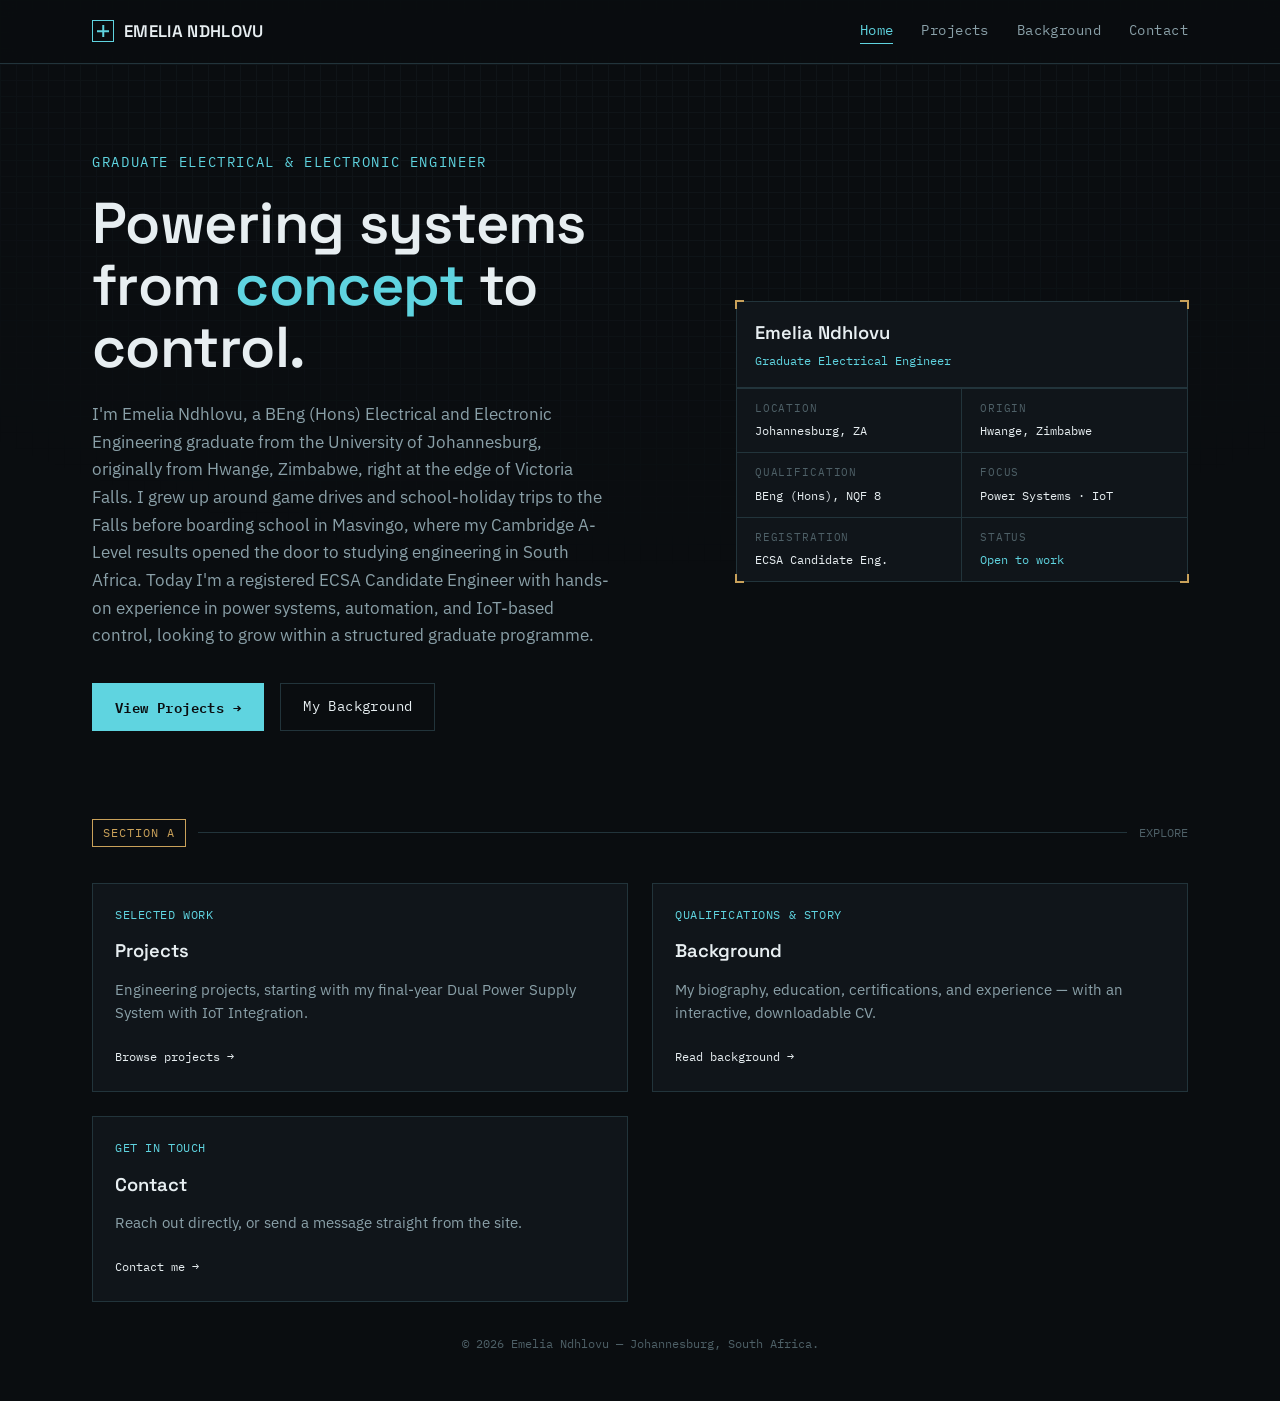
<file: index.html>
<!DOCTYPE html>
<html lang="en">
<head>
<meta charset="UTF-8">
<meta name="viewport" content="width=device-width, initial-scale=1.0">
<title>Emelia Ndhlovu — Graduate Electrical Engineer</title>
<link rel="preconnect" href="https://fonts.googleapis.com">
<link href="https://fonts.googleapis.com/css2?family=Space+Grotesk:wght@400;500;600;700&family=IBM+Plex+Sans:wght@400;500;600&family=IBM+Plex+Mono:wght@400;500;600&display=swap" rel="stylesheet">
<link rel="stylesheet" href="style.css">
</head>
<body>

<div class="grid-bg" aria-hidden="true"></div>

<header>
  <div class="nav">
    <a href="index.html" class="brand"><span class="mark"></span>EMELIA NDHLOVU</a>
    <nav class="links">
      <a href="index.html" class="active">Home</a>
      <a href="projects.html">Projects</a>
      <a href="background.html">Background</a>
      <a href="contact.html">Contact</a>
    </nav>
  </div>
</header>

<main id="top">

  <!-- HERO -->
  <section class="hero wrap">
    <div class="hero-grid">
      <div>
        <span class="hero-eyebrow">Graduate Electrical &amp; Electronic Engineer</span>
        <h1>Powering systems<br>from <span class="accent">concept</span> to control.</h1>
        <p class="lede">I'm Emelia Ndhlovu, a BEng (Hons) Electrical and Electronic Engineering graduate from the University of Johannesburg, originally from Hwange, Zimbabwe, right at the edge of Victoria Falls. I grew up around game drives and school-holiday trips to the Falls before boarding school in Masvingo, where my Cambridge A-Level results opened the door to studying engineering in South Africa. Today I'm a registered ECSA Candidate Engineer with hands-on experience in power systems, automation, and IoT-based control, looking to grow within a structured graduate programme.</p>
        <div class="hero-actions">
          <a href="projects.html" class="btn btn-primary">View Projects →</a>
          <a href="background.html" class="btn btn-ghost">My Background</a>
        </div>
      </div>

      <div class="title-block">
        <div class="corner-ticks"><span></span><span></span><span></span><span></span></div>
        <div class="tb-top">
          <div class="tb-name">Emelia Ndhlovu</div>
          <div class="tb-role">Graduate Electrical Engineer</div>
        </div>
        <div class="tb-rows">
          <div class="tb-cell"><span class="k">Location</span><span class="v">Johannesburg, ZA</span></div>
          <div class="tb-cell"><span class="k">Origin</span><span class="v">Hwange, Zimbabwe</span></div>
          <div class="tb-cell"><span class="k">Qualification</span><span class="v">BEng (Hons), NQF 8</span></div>
          <div class="tb-cell"><span class="k">Focus</span><span class="v">Power Systems · IoT</span></div>
          <div class="tb-cell"><span class="k">Registration</span><span class="v">ECSA Candidate Eng.</span></div>
          <div class="tb-cell"><span class="k">Status</span><span class="v" style="color:var(--cyan)">Open to work</span></div>
        </div>
      </div>
    </div>
  </section>

  <!-- QUICK LINKS -->
  <section class="wrap" style="padding-top:0;">
    <div class="sheet-label">
      <span class="tag">SECTION A</span>
      <span class="rule"></span>
      <span class="num">EXPLORE</span>
    </div>
    <div class="projects-grid">
      <article class="project-card">
        <div class="project-body">
          <span class="meta">Selected Work</span>
          <h3>Projects</h3>
          <p>Engineering projects, starting with my final-year Dual Power Supply System with IoT Integration.</p>
          <a href="projects.html" class="project-link">Browse projects →</a>
        </div>
      </article>
      <article class="project-card">
        <div class="project-body">
          <span class="meta">Qualifications &amp; Story</span>
          <h3>Background</h3>
          <p>My biography, education, certifications, and experience — with an interactive, downloadable CV.</p>
          <a href="background.html" class="project-link">Read background →</a>
        </div>
      </article>
      <article class="project-card">
        <div class="project-body">
          <span class="meta">Get in touch</span>
          <h3>Contact</h3>
          <p>Reach out directly, or send a message straight from the site.</p>
          <a href="contact.html" class="project-link">Contact me →</a>
        </div>
      </article>
    </div>
  </section>

</main>

<footer>
  © 2026 Emelia Ndhlovu — Johannesburg, South Africa.
</footer>

</body>
</html>
</file>
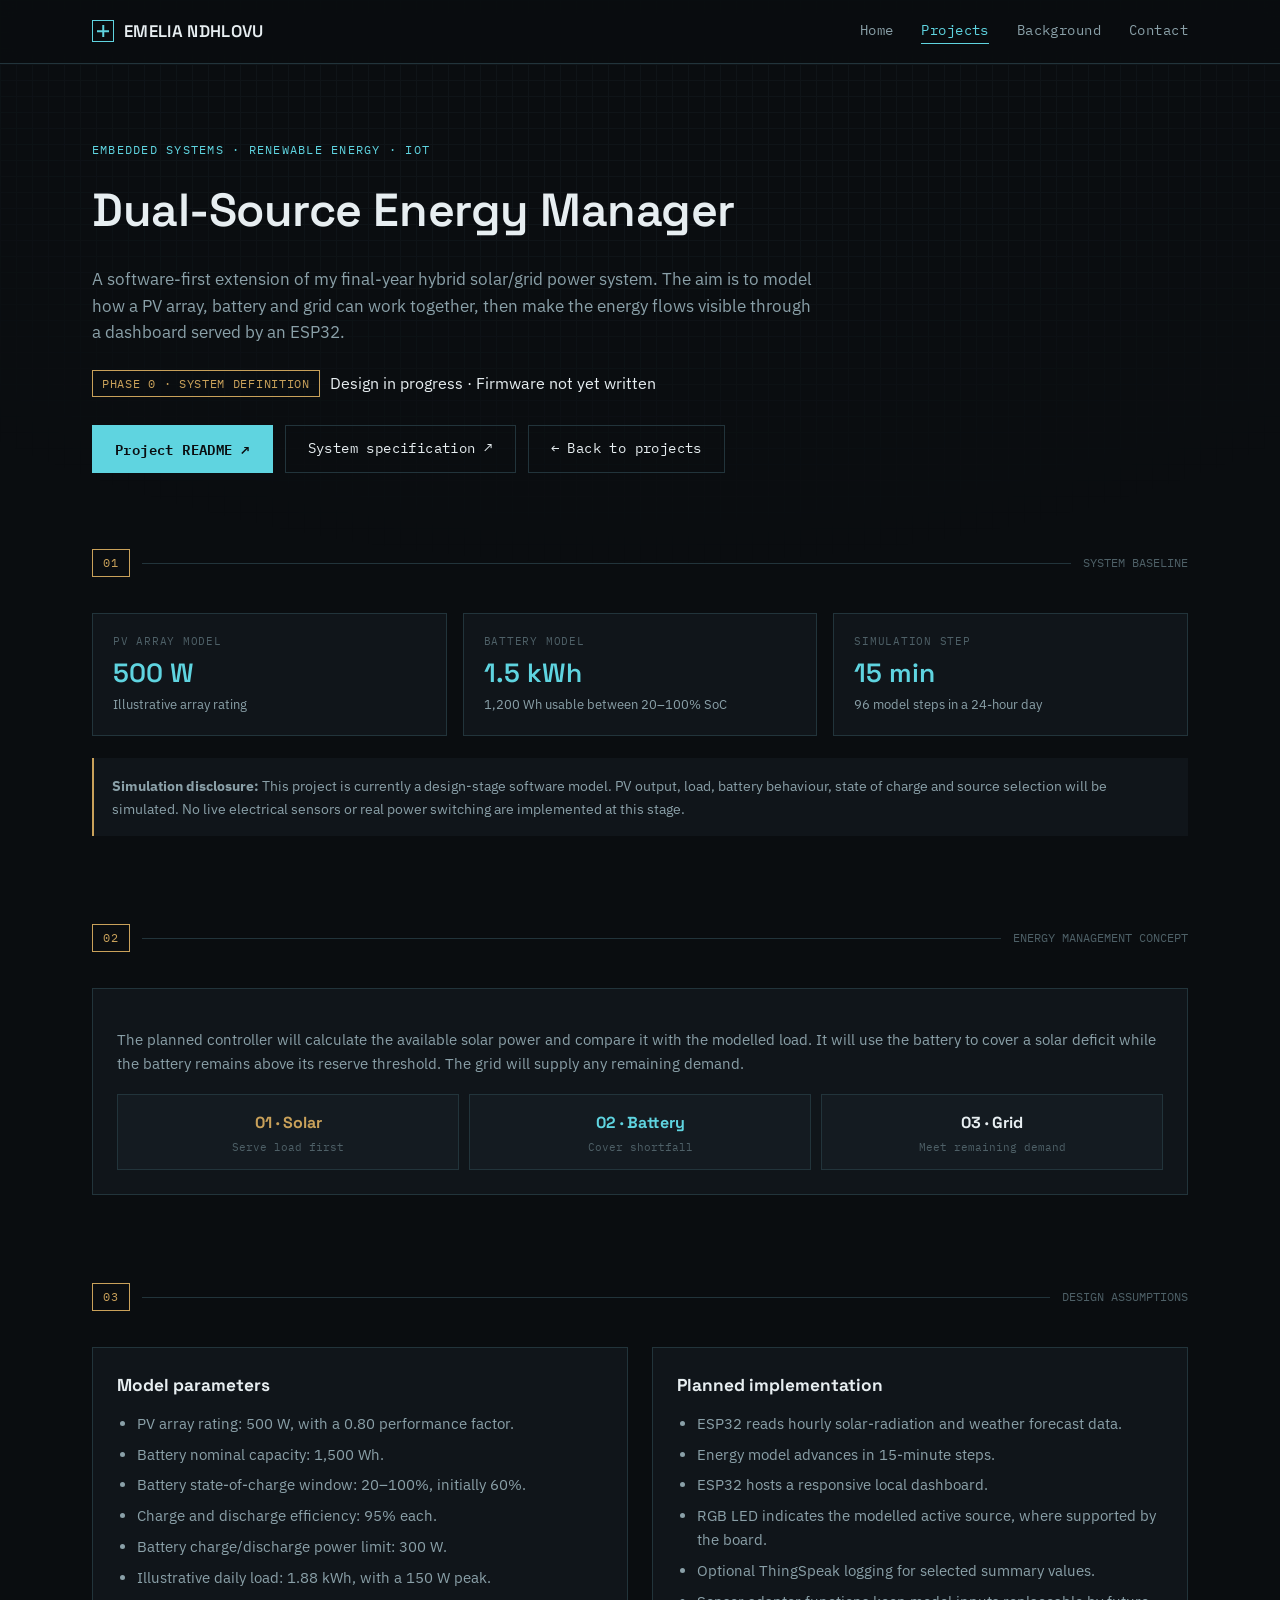
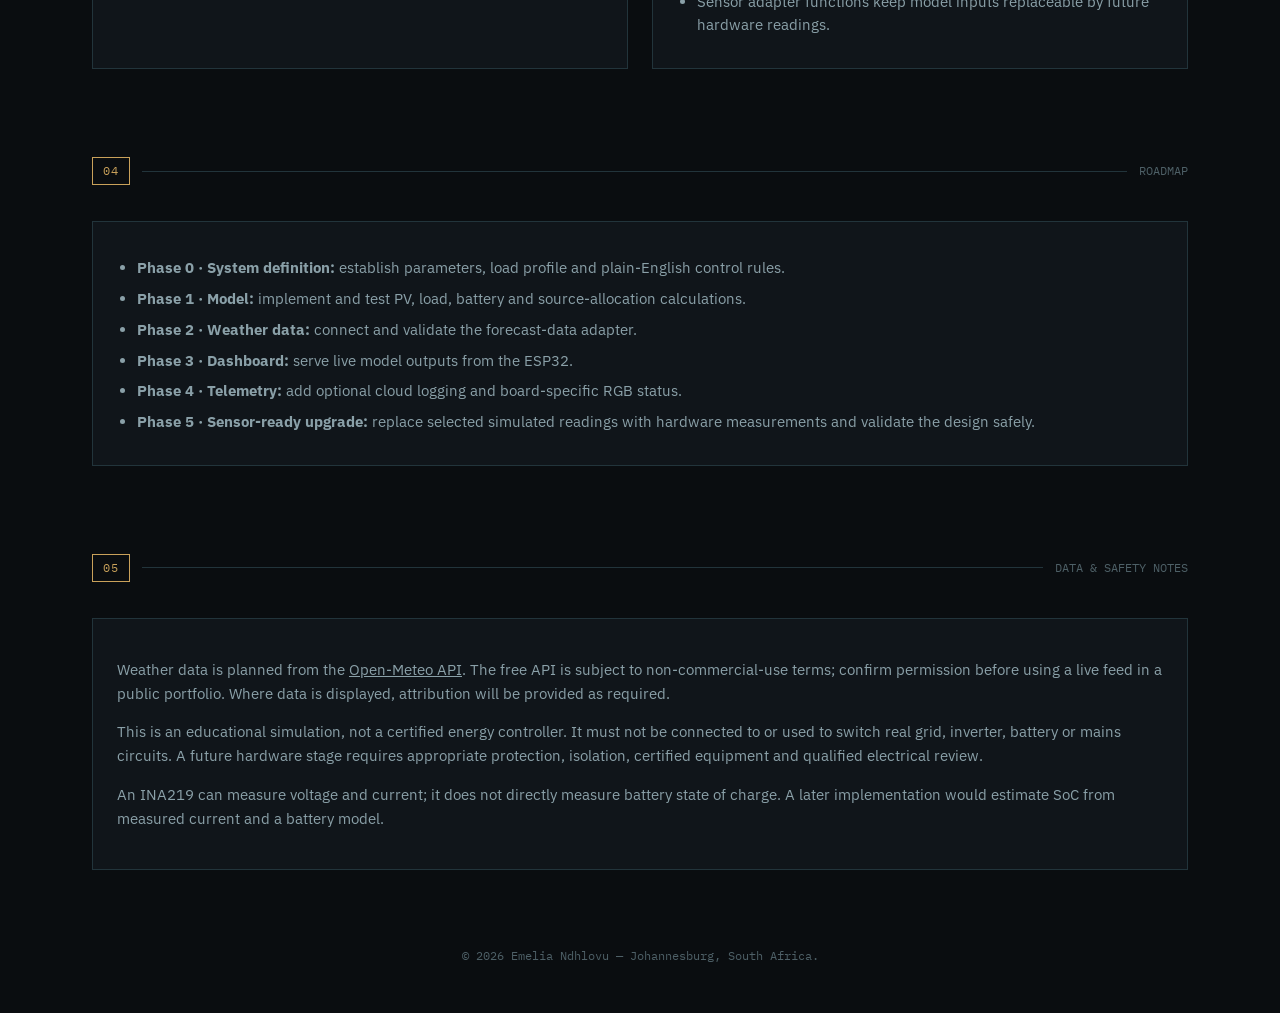
<file: projects/dual-source-energy-manager/index.html>
<!DOCTYPE html>
<html lang="en">
<head>
<meta charset="UTF-8">
<meta name="viewport" content="width=device-width, initial-scale=1.0">
<meta name="description" content="A software-first ESP32 energy manager modelling solar PV, battery storage and grid backup. Phase 0 system specification by Emelia Ndhlovu.">
<title>Dual-Source Energy Manager — Emelia Ndhlovu</title>
<link rel="preconnect" href="https://fonts.googleapis.com">
<link href="https://fonts.googleapis.com/css2?family=Space+Grotesk:wght@400;500;600;700&family=IBM+Plex+Sans:wght@400;500;600&family=IBM+Plex+Mono:wght@400;500;600&display=swap" rel="stylesheet">
<link rel="stylesheet" href="../../style.css">
<style>
.project-hero{padding-top:72px;padding-bottom:32px}
.project-kicker{font-family:'IBM Plex Mono',monospace;color:var(--cyan);font-size:.78rem;letter-spacing:.1em;text-transform:uppercase}
.project-lede{max-width:72ch;color:var(--text-dim);font-size:1.05rem;margin-top:18px}
.status-line{display:flex;gap:10px;align-items:center;flex-wrap:wrap;margin-top:24px}
.status-pill{font: .72rem 'IBM Plex Mono',monospace;letter-spacing:.06em;text-transform:uppercase;color:var(--brass);border:1px solid var(--brass);padding:5px 9px}
.project-section{padding-top:44px;padding-bottom:44px}
.project-detail-grid{display:grid;grid-template-columns:repeat(3,1fr);gap:16px}
.metric{background:var(--panel);border:1px solid var(--line);padding:20px}
.metric .k{display:block;color:var(--text-faint);font: .68rem 'IBM Plex Mono',monospace;letter-spacing:.07em;text-transform:uppercase}
.metric .v{display:block;color:var(--cyan);font:600 1.65rem 'Space Grotesk',sans-serif;margin-top:8px}
.metric .note{display:block;color:var(--text-dim);font-size:.82rem;margin-top:4px}
.detail-columns{display:grid;grid-template-columns:1fr 1fr;gap:24px}
.detail-panel{border:1px solid var(--line);background:var(--panel);padding:24px}
.detail-panel h3{font-size:1.08rem;margin-bottom:12px}
.detail-panel p,.detail-panel li{color:var(--text-dim);font-size:.93rem}
.detail-panel ul{padding-left:20px;margin:10px 0 0}
.detail-panel li{margin:7px 0}
.energy-flow{display:grid;grid-template-columns:repeat(3,1fr);gap:10px;margin-top:18px}
.energy-node{border:1px solid var(--line);background:var(--panel-2);padding:15px;text-align:center}
.energy-node strong{display:block;font-family:'Space Grotesk',sans-serif;font-size:1rem}
.energy-node span{display:block;color:var(--text-faint);font: .68rem 'IBM Plex Mono',monospace;margin-top:5px}
.phase-note{border-left:2px solid var(--brass);background:var(--panel);padding:16px 18px;color:var(--text-dim);font-size:.9rem;margin-top:22px}
.project-actions{display:flex;gap:12px;flex-wrap:wrap;margin-top:28px}
.project-actions .btn{cursor:pointer}
@media(max-width:760px){.project-detail-grid,.detail-columns{grid-template-columns:1fr}.energy-flow{grid-template-columns:1fr}.project-hero{padding-top:52px}}
</style>
</head>
<body>
<div class="grid-bg" aria-hidden="true"></div>
<header>
  <div class="nav">
    <a href="../../index.html" class="brand"><span class="mark"></span>EMELIA NDHLOVU</a>
    <nav class="links">
      <a href="../../index.html">Home</a>
      <a href="../../projects.html" class="active">Projects</a>
      <a href="../../background.html">Background</a>
      <a href="../../contact.html">Contact</a>
    </nav>
  </div>
</header>

<main>
  <section class="wrap project-hero">
    <span class="project-kicker">Embedded Systems · Renewable Energy · IoT</span>
    <h1 class="page-title" style="margin-top:12px;">Dual-Source Energy Manager</h1>
    <p class="project-lede">A software-first extension of my final-year hybrid solar/grid power system. The aim is to model how a PV array, battery and grid can work together, then make the energy flows visible through a dashboard served by an ESP32.</p>
    <div class="status-line">
      <span class="status-pill">Phase 0 · System definition</span>
      <span class="meta">Design in progress · Firmware not yet written</span>
    </div>
    <div class="project-actions">
      <a class="btn btn-primary" href="README.md">Project README ↗</a>
      <a class="btn btn-ghost" href="docs/SYSTEM_SPEC.md">System specification ↗</a>
      <a class="btn btn-ghost" href="../../projects.html">← Back to projects</a>
    </div>
  </section>

  <section class="wrap project-section">
    <div class="sheet-label">
      <span class="tag">01</span><span class="rule"></span><span class="num">SYSTEM BASELINE</span>
    </div>
    <div class="project-detail-grid">
      <div class="metric"><span class="k">PV array model</span><span class="v">500 W</span><span class="note">Illustrative array rating</span></div>
      <div class="metric"><span class="k">Battery model</span><span class="v">1.5 kWh</span><span class="note">1,200 Wh usable between 20–100% SoC</span></div>
      <div class="metric"><span class="k">Simulation step</span><span class="v">15 min</span><span class="note">96 model steps in a 24-hour day</span></div>
    </div>
    <div class="phase-note"><strong>Simulation disclosure:</strong> This project is currently a design-stage software model. PV output, load, battery behaviour, state of charge and source selection will be simulated. No live electrical sensors or real power switching are implemented at this stage.</div>
  </section>

  <section class="wrap project-section">
    <div class="sheet-label">
      <span class="tag">02</span><span class="rule"></span><span class="num">ENERGY MANAGEMENT CONCEPT</span>
    </div>
    <div class="detail-panel">
      <p>The planned controller will calculate the available solar power and compare it with the modelled load. It will use the battery to cover a solar deficit while the battery remains above its reserve threshold. The grid will supply any remaining demand.</p>
      <div class="energy-flow" aria-label="Source priority: solar, battery, grid">
        <div class="energy-node"><strong style="color:var(--brass)">01 · Solar</strong><span>Serve load first</span></div>
        <div class="energy-node"><strong style="color:var(--cyan)">02 · Battery</strong><span>Cover shortfall</span></div>
        <div class="energy-node"><strong>03 · Grid</strong><span>Meet remaining demand</span></div>
      </div>
    </div>
  </section>

  <section class="wrap project-section">
    <div class="sheet-label">
      <span class="tag">03</span><span class="rule"></span><span class="num">DESIGN ASSUMPTIONS</span>
    </div>
    <div class="detail-columns">
      <div class="detail-panel">
        <h3>Model parameters</h3>
        <ul>
          <li>PV array rating: 500 W, with a 0.80 performance factor.</li>
          <li>Battery nominal capacity: 1,500 Wh.</li>
          <li>Battery state-of-charge window: 20–100%, initially 60%.</li>
          <li>Charge and discharge efficiency: 95% each.</li>
          <li>Battery charge/discharge power limit: 300 W.</li>
          <li>Illustrative daily load: 1.88 kWh, with a 150 W peak.</li>
        </ul>
      </div>
      <div class="detail-panel">
        <h3>Planned implementation</h3>
        <ul>
          <li>ESP32 reads hourly solar-radiation and weather forecast data.</li>
          <li>Energy model advances in 15-minute steps.</li>
          <li>ESP32 hosts a responsive local dashboard.</li>
          <li>RGB LED indicates the modelled active source, where supported by the board.</li>
          <li>Optional ThingSpeak logging for selected summary values.</li>
          <li>Sensor adapter functions keep model inputs replaceable by future hardware readings.</li>
        </ul>
      </div>
    </div>
  </section>

  <section class="wrap project-section">
    <div class="sheet-label">
      <span class="tag">04</span><span class="rule"></span><span class="num">ROADMAP</span>
    </div>
    <div class="detail-panel">
      <ul>
        <li><strong>Phase 0 · System definition:</strong> establish parameters, load profile and plain-English control rules.</li>
        <li><strong>Phase 1 · Model:</strong> implement and test PV, load, battery and source-allocation calculations.</li>
        <li><strong>Phase 2 · Weather data:</strong> connect and validate the forecast-data adapter.</li>
        <li><strong>Phase 3 · Dashboard:</strong> serve live model outputs from the ESP32.</li>
        <li><strong>Phase 4 · Telemetry:</strong> add optional cloud logging and board-specific RGB status.</li>
        <li><strong>Phase 5 · Sensor-ready upgrade:</strong> replace selected simulated readings with hardware measurements and validate the design safely.</li>
      </ul>
    </div>
  </section>

  <section class="wrap project-section">
    <div class="sheet-label">
      <span class="tag">05</span><span class="rule"></span><span class="num">DATA &amp; SAFETY NOTES</span>
    </div>
    <div class="detail-panel">
      <p>Weather data is planned from the <a href="https://open-meteo.com/" target="_blank" rel="noopener">Open-Meteo API</a>. The free API is subject to non-commercial-use terms; confirm permission before using a live feed in a public portfolio. Where data is displayed, attribution will be provided as required.</p>
      <p>This is an educational simulation, not a certified energy controller. It must not be connected to or used to switch real grid, inverter, battery or mains circuits. A future hardware stage requires appropriate protection, isolation, certified equipment and qualified electrical review.</p>
      <p>An INA219 can measure voltage and current; it does not directly measure battery state of charge. A later implementation would estimate SoC from measured current and a battery model.</p>
    </div>
  </section>
</main>
<footer>© 2026 Emelia Ndhlovu — Johannesburg, South Africa.</footer>
</body>
</html>
</file>
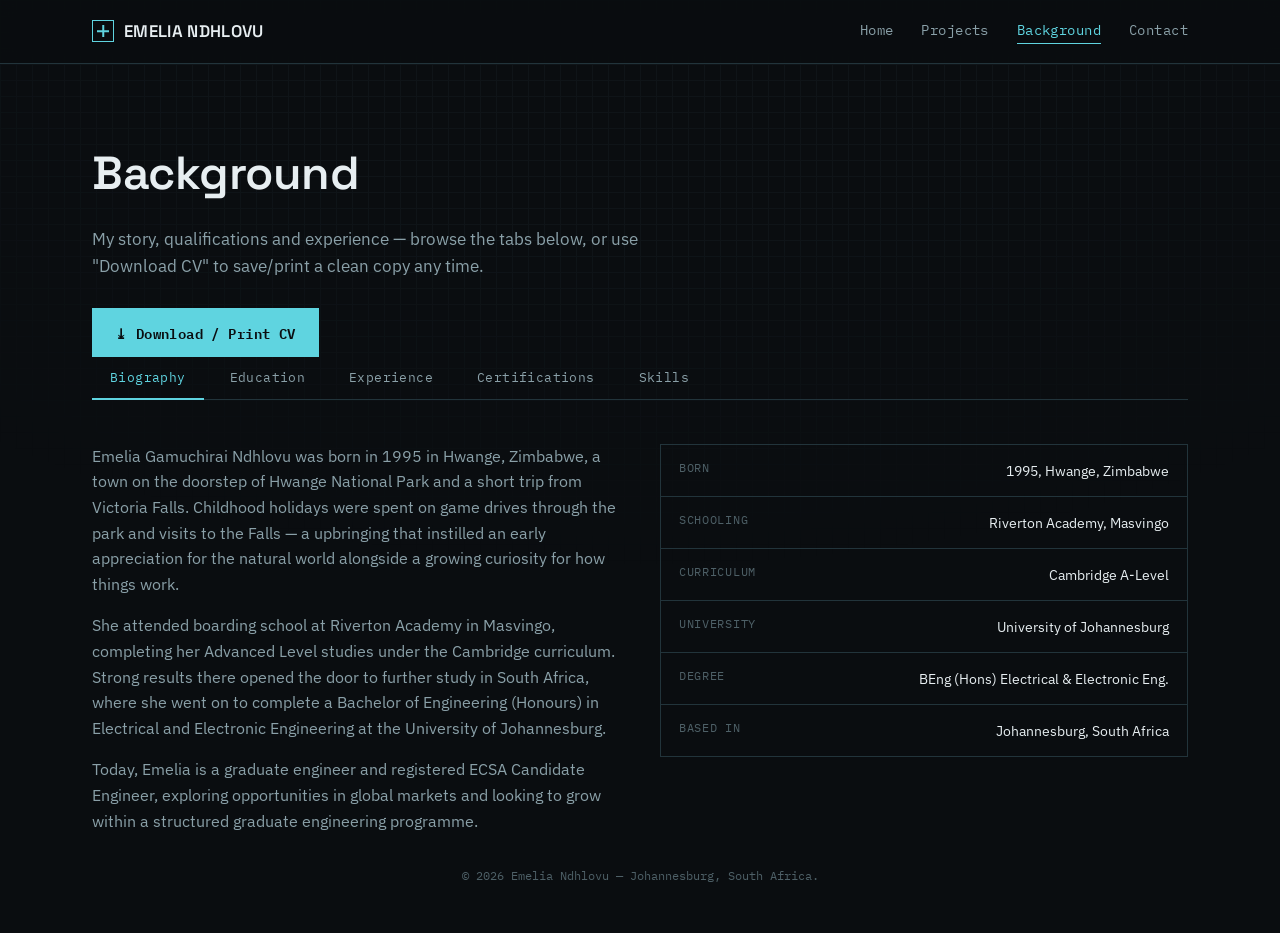
<file: background.html>
<!DOCTYPE html>
<html lang="en">
<head>
<meta charset="UTF-8">
<meta name="viewport" content="width=device-width, initial-scale=1.0">
<title>Background — Emelia Ndhlovu</title>
<link rel="preconnect" href="https://fonts.googleapis.com">
<link href="https://fonts.googleapis.com/css2?family=Space+Grotesk:wght@400;500;600;700&family=IBM+Plex+Sans:wght@400;500;600&family=IBM+Plex+Mono:wght@400;500;600&display=swap" rel="stylesheet">
<link rel="stylesheet" href="style.css">
</head>
<body>

<div class="grid-bg" aria-hidden="true"></div>

<header>
  <div class="nav">
    <a href="index.html" class="brand"><span class="mark"></span>EMELIA NDHLOVU</a>
    <nav class="links">
      <a href="index.html">Home</a>
      <a href="projects.html">Projects</a>
      <a href="background.html" class="active">Background</a>
      <a href="contact.html">Contact</a>
    </nav>
  </div>
</header>

<main>

  <section class="wrap page-header">
    <h1 class="page-title">Background</h1>
    <p class="page-lede">My story, qualifications and experience — browse the tabs below, or use "Download CV" to save/print a clean copy any time.</p>
    <div class="hero-actions no-print" style="margin-top:28px;">
      <button class="btn btn-primary" onclick="window.print()">⤓ Download / Print CV</button>
    </div>
  </section>

  <section class="wrap">

    <div class="tabs no-print">
      <button class="tab-btn active" data-tab="bio">Biography</button>
      <button class="tab-btn" data-tab="education">Education</button>
      <button class="tab-btn" data-tab="experience">Experience</button>
      <button class="tab-btn" data-tab="certs">Certifications</button>
      <button class="tab-btn" data-tab="skills">Skills</button>
    </div>

    <!-- BIOGRAPHY -->
    <div class="tab-panel active" id="tab-bio">
      <div class="bio-block">
        <div>
          <p>Emelia Gamuchirai Ndhlovu was born in 1995 in Hwange, Zimbabwe, a town on the doorstep of Hwange National Park and a short trip from Victoria Falls. Childhood holidays were spent on game drives through the park and visits to the Falls — a upbringing that instilled an early appreciation for the natural world alongside a growing curiosity for how things work.</p>
          <p>She attended boarding school at Riverton Academy in Masvingo, completing her Advanced Level studies under the Cambridge curriculum. Strong results there opened the door to further study in South Africa, where she went on to complete a Bachelor of Engineering (Honours) in Electrical and Electronic Engineering at the University of Johannesburg.</p>
          <p>Today, Emelia is a graduate engineer and registered ECSA Candidate Engineer, exploring opportunities in global markets and looking to grow within a structured graduate engineering programme.</p>
        </div>
        <ul class="bio-fact-list">
          <li><span class="k">Born</span><span class="v">1995, Hwange, Zimbabwe</span></li>
          <li><span class="k">Schooling</span><span class="v">Riverton Academy, Masvingo</span></li>
          <li><span class="k">Curriculum</span><span class="v">Cambridge A-Level</span></li>
          <li><span class="k">University</span><span class="v">University of Johannesburg</span></li>
          <li><span class="k">Degree</span><span class="v">BEng (Hons) Electrical &amp; Electronic Eng.</span></li>
          <li><span class="k">Based in</span><span class="v">Johannesburg, South Africa</span></li>
        </ul>
      </div>
    </div>

    <!-- EDUCATION -->
    <div class="tab-panel" id="tab-education">
      <div class="timeline">
        <div class="tl-item">
          <span class="tl-date">22 May 2025</span>
          <h3>BEng (Hons) Electrical and Electronic Engineering</h3>
          <div class="tl-org">University of Johannesburg · NQF Level 8</div>
          <p>Relevant modules: Project Management, Electrical Projects, Computer Systems, Project Investigation. Final-year project: Dual Power Supply System with IoT Integration — a hybrid solar/grid power system with real-time IoT monitoring and control.</p>
        </div>
        <div class="tl-item">
          <span class="tl-date">Prior to 2020</span>
          <h3>Cambridge Advanced Level Studies</h3>
          <div class="tl-org">Riverton Academy, Masvingo, Zimbabwe</div>
          <p>Completed A-Level studies as a boarding student, achieving results that led to an offer to study engineering at the University of Johannesburg.</p>
        </div>
      </div>
    </div>

    <!-- EXPERIENCE -->
    <div class="tab-panel" id="tab-experience">
      <div class="timeline">
        <div class="tl-item">
          <span class="tl-date">2025 — Present</span>
          <h3>Registered ECSA Candidate Engineer</h3>
          <div class="tl-org">Engineering Council of South Africa</div>
          <p>Working towards professional registration, building toward safe, reliable and innovative engineering practice under structured mentorship.</p>
        </div>
        <div class="tl-item">
          <span class="tl-date">Prior Experience</span>
          <h3>Administrative Assistant</h3>
          <div class="tl-org">GS Construction — supervised by Ms. Raduvha, Deputy Director</div>
          <p>Provided administrative support to the Deputy Director and project teams, including document management, correspondence and record-keeping — gaining first-hand exposure to day-to-day operations of a construction business, and strengthening organisation, communication and professional teamwork skills.</p>
        </div>
      </div>
    </div>

    <!-- CERTIFICATIONS -->
    <div class="tab-panel" id="tab-certs">
      <div class="cert-grid">
        <div class="cert-card">
          <span class="cert-tag">Certificate</span>
          <h3>Artificial Intelligence in 4IR</h3>
          <p>University of Johannesburg</p>
        </div>
        <div class="cert-card">
          <span class="cert-tag">Certificate</span>
          <h3>Financial Literacy — Be Money Wise</h3>
          <p>University of Johannesburg</p>
        </div>
        <div class="cert-card">
          <span class="cert-tag">Qualification</span>
          <h3>BEng (Hons) Electrical &amp; Electronic Engineering</h3>
          <p>University of Johannesburg — conferred 22 May 2025</p>
        </div>
        <div class="cert-card">
          <span class="cert-tag">Registration</span>
          <h3>ECSA Candidate Engineer</h3>
          <p>Engineering Council of South Africa</p>
        </div>
      </div>
    </div>

    <!-- SKILLS -->
    <div class="tab-panel" id="tab-skills">
      <div class="cv-layout" style="grid-template-columns:1fr;">
        <ul class="skills-list" style="margin-top:0; max-width:520px;">
          <li>MATLAB/Simulink <span class="lvl">●●●●○</span></li>
          <li>AutoCAD <span class="lvl">●●○○○</span></li>
          <li>Python <span class="lvl">●●○○○</span></li>
          <li>Power Systems Analysis <span class="lvl">●●●●○</span></li>
          <li>Automation &amp; Control <span class="lvl">●●●●○</span></li>
          <li>MS Office 365 <span class="lvl">●●●●●</span></li>
        </ul>
        <ul class="bio-fact-list" style="max-width:520px; margin-top:24px;">
          <li><span class="k">Driver's License</span><span class="v">Code 10</span></li>
          <li><span class="k">Languages</span><span class="v">English (Fluent)</span></li>
          <li><span class="k">Reference</span><span class="v">Ms Raduvha, Deputy Director, GS Construction</span></li>
        </ul>
      </div>
    </div>

  </section>

</main>

<footer>
  © 2026 Emelia Ndhlovu — Johannesburg, South Africa.
</footer>

<script>
  const tabBtns = document.querySelectorAll('.tab-btn');
  const panels = document.querySelectorAll('.tab-panel');
  tabBtns.forEach(btn => {
    btn.addEventListener('click', () => {
      tabBtns.forEach(b => b.classList.remove('active'));
      panels.forEach(p => p.classList.remove('active'));
      btn.classList.add('active');
      document.getElementById('tab-' + btn.dataset.tab).classList.add('active');
    });
  });
</script>

</body>
</html>
</file>
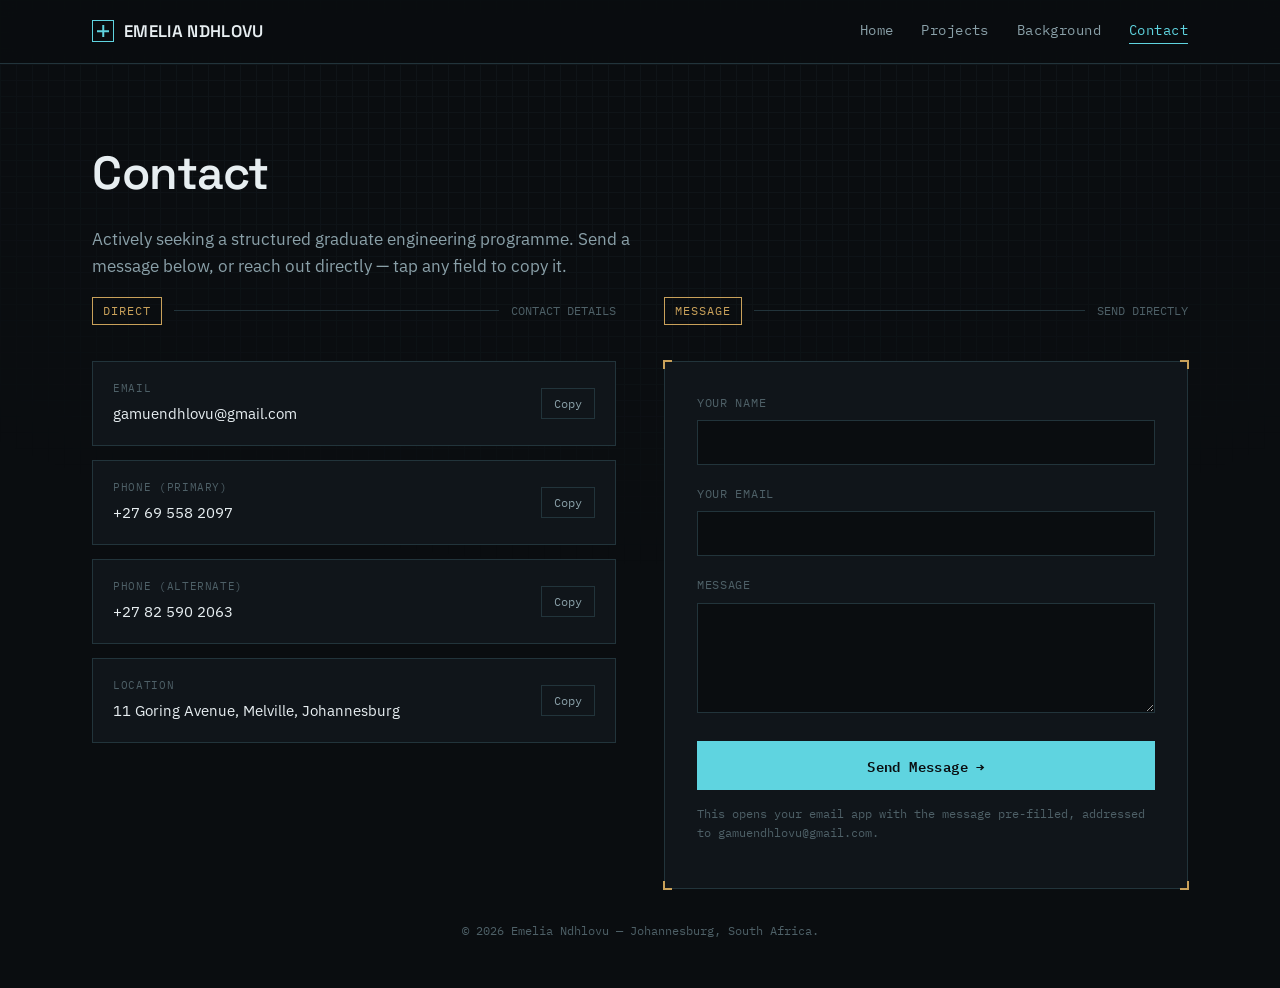
<file: contact.html>
<!DOCTYPE html>
<html lang="en">
<head>
<meta charset="UTF-8">
<meta name="viewport" content="width=device-width, initial-scale=1.0">
<title>Contact — Emelia Ndhlovu</title>
<link rel="preconnect" href="https://fonts.googleapis.com">
<link href="https://fonts.googleapis.com/css2?family=Space+Grotesk:wght@400;500;600;700&family=IBM+Plex+Sans:wght@400;500;600&family=IBM+Plex+Mono:wght@400;500;600&display=swap" rel="stylesheet">
<link rel="stylesheet" href="style.css">
</head>
<body>

<div class="grid-bg" aria-hidden="true"></div>

<header>
  <div class="nav">
    <a href="index.html" class="brand"><span class="mark"></span>EMELIA NDHLOVU</a>
    <nav class="links">
      <a href="index.html">Home</a>
      <a href="projects.html">Projects</a>
      <a href="background.html">Background</a>
      <a href="contact.html" class="active">Contact</a>
    </nav>
  </div>
</header>

<main>

  <section class="wrap page-header">
    <h1 class="page-title">Contact</h1>
    <p class="page-lede">Actively seeking a structured graduate engineering programme. Send a message below, or reach out directly — tap any field to copy it.</p>
  </section>

  <section class="wrap">
    <div class="contact-layout">

      <div>
        <div class="sheet-label">
          <span class="tag">DIRECT</span>
          <span class="rule"></span>
          <span class="num">CONTACT DETAILS</span>
        </div>
        <div class="contact-cards">
          <div class="contact-card">
            <div><span class="k">Email</span><span class="v">gamuendhlovu@gmail.com</span></div>
            <button class="copy-btn" data-copy="gamuendhlovu@gmail.com">Copy</button>
          </div>
          <div class="contact-card">
            <div><span class="k">Phone (Primary)</span><span class="v">+27 69 558 2097</span></div>
            <button class="copy-btn" data-copy="+27695582097">Copy</button>
          </div>
          <div class="contact-card">
            <div><span class="k">Phone (Alternate)</span><span class="v">+27 82 590 2063</span></div>
            <button class="copy-btn" data-copy="+27825902063">Copy</button>
          </div>
          <div class="contact-card">
            <div><span class="k">Location</span><span class="v">11 Goring Avenue, Melville, Johannesburg</span></div>
            <button class="copy-btn" data-copy="11 Goring Avenue, Melville, Johannesburg, South Africa">Copy</button>
          </div>
        </div>
      </div>

      <div>
        <div class="sheet-label">
          <span class="tag">MESSAGE</span>
          <span class="rule"></span>
          <span class="num">SEND DIRECTLY</span>
        </div>
        <div class="form-card">
          <div class="corner-ticks"><span></span><span></span><span></span><span></span></div>
          <form id="contact-form">
            <div class="form-field">
              <label for="name">Your Name</label>
              <input type="text" id="name" required>
            </div>
            <div class="form-field">
              <label for="email">Your Email</label>
              <input type="email" id="email" required>
            </div>
            <div class="form-field">
              <label for="message">Message</label>
              <textarea id="message" required></textarea>
            </div>
            <button type="submit" class="btn btn-primary" style="width:100%; justify-content:center;">Send Message →</button>
          </form>
          <p class="form-note">This opens your email app with the message pre-filled, addressed to gamuendhlovu@gmail.com.</p>
          <p class="form-status" id="form-status">Opening your email app…</p>
        </div>
      </div>

    </div>
  </section>

</main>

<footer>
  © 2026 Emelia Ndhlovu — Johannesburg, South Africa.
</footer>

<script>
  document.querySelectorAll('.copy-btn').forEach(btn => {
    btn.addEventListener('click', async () => {
      const text = btn.dataset.copy;
      try{
        await navigator.clipboard.writeText(text);
      }catch(e){
        const ta = document.createElement('textarea');
        ta.value = text; document.body.appendChild(ta); ta.select();
        document.execCommand('copy'); document.body.removeChild(ta);
      }
      const original = btn.textContent;
      btn.textContent = 'Copied ✓';
      btn.classList.add('copied');
      setTimeout(() => { btn.textContent = original; btn.classList.remove('copied'); }, 1800);
    });
  });

  document.getElementById('contact-form').addEventListener('submit', function(e){
    e.preventDefault();
    const name = document.getElementById('name').value;
    const email = document.getElementById('email').value;
    const message = document.getElementById('message').value;
    const subject = encodeURIComponent('Portfolio contact from ' + name);
    const body = encodeURIComponent(message + '\n\n— ' + name + ' (' + email + ')');
    window.location.href = 'mailto:gamuendhlovu@gmail.com?subject=' + subject + '&body=' + body;
    const status = document.getElementById('form-status');
    status.classList.add('show');
    setTimeout(() => status.classList.remove('show'), 4000);
  });
</script>

</body>
</html>
</file>
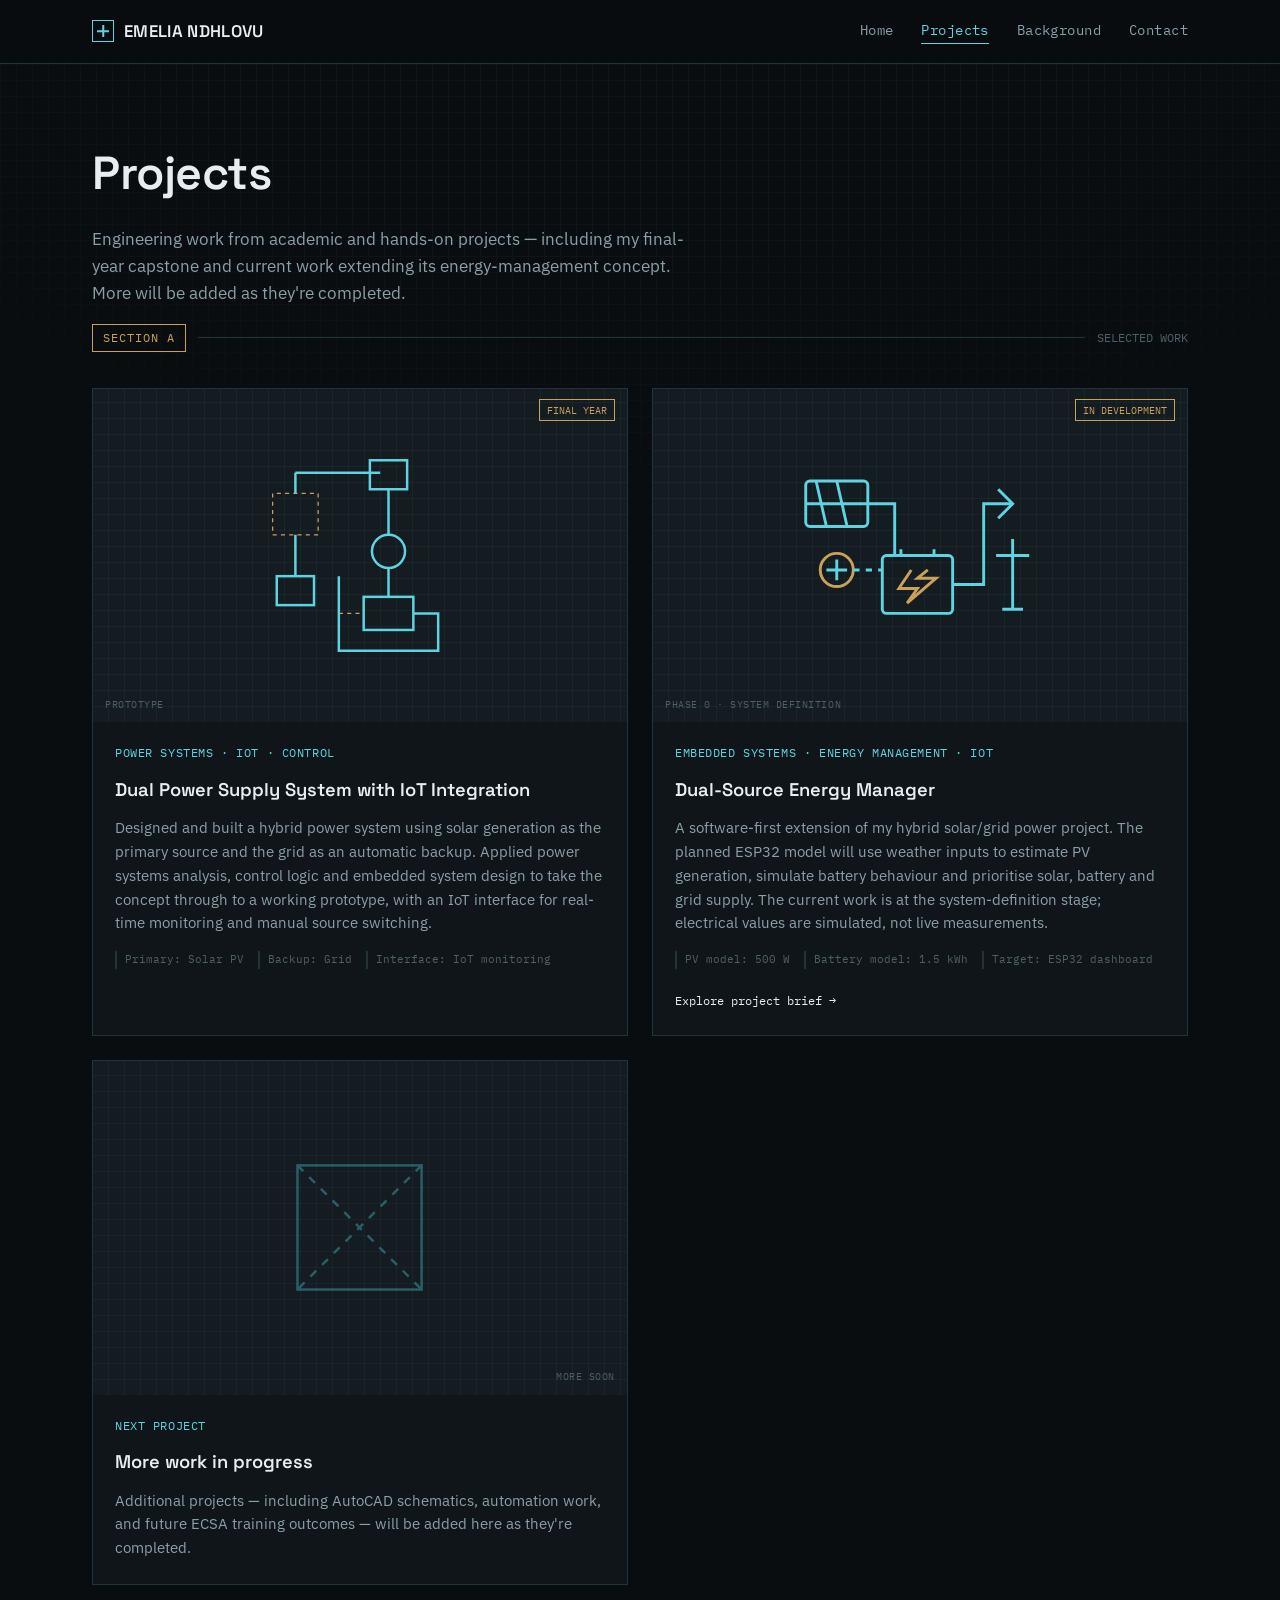
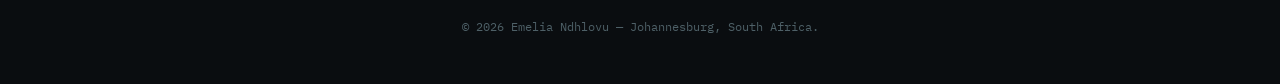
<file: projects.html>
<!DOCTYPE html>
<html lang="en">
<head>
<meta charset="UTF-8">
<meta name="viewport" content="width=device-width, initial-scale=1.0">
<title>Projects — Emelia Ndhlovu</title>
<link rel="preconnect" href="https://fonts.googleapis.com">
<link href="https://fonts.googleapis.com/css2?family=Space+Grotesk:wght@400;500;600;700&family=IBM+Plex+Sans:wght@400;500;600&family=IBM+Plex+Mono:wght@400;500;600&display=swap" rel="stylesheet">
<link rel="stylesheet" href="style.css">
</head>
<body>

<div class="grid-bg" aria-hidden="true"></div>

<header>
  <div class="nav">
    <a href="index.html" class="brand"><span class="mark"></span>EMELIA NDHLOVU</a>
    <nav class="links">
      <a href="index.html">Home</a>
      <a href="projects.html" class="active">Projects</a>
      <a href="background.html">Background</a>
      <a href="contact.html">Contact</a>
    </nav>
  </div>
</header>

<main>

  <section class="wrap page-header">
    <h1 class="page-title">Projects</h1>
    <p class="page-lede">Engineering work from academic and hands-on projects — including my final-year capstone and current work extending its energy-management concept. More will be added as they're completed.</p>
  </section>

  <section class="wrap">
    <div class="sheet-label">
      <span class="tag">SECTION A</span>
      <span class="rule"></span>
      <span class="num">SELECTED WORK</span>
    </div>

    <div class="projects-grid">

      <article class="project-card">
        <div class="project-viewport">
          <span class="rev-tag">FINAL YEAR</span>
          <svg viewBox="0 0 100 100" fill="none" stroke="#5FD4E0" stroke-width="1.2" role="img" aria-label="Hybrid solar and grid power system diagram">
            <rect x="10" y="60" width="18" height="14"/>
            <path d="M19 60 L19 40"/>
            <path d="M8 40 L30 40 L30 20 L8 20 Z" stroke-dasharray="2 2" stroke-width="0.6" stroke="#C9A15A"/>
            <path d="M19 20 L19 10"/>
            <path d="M19 10 L60 10"/>
            <rect x="55" y="4" width="18" height="14"/>
            <path d="M64 18 L64 40"/>
            <circle cx="64" cy="48" r="8"/>
            <path d="M64 56 L64 70"/>
            <rect x="52" y="70" width="24" height="16"/>
            <path d="M40 78 L52 78" stroke-dasharray="2 2" stroke-width="0.6" stroke="#C9A15A"/>
            <path d="M40 60 L40 96 L88 96 L88 78 L76 78"/>
          </svg>
          <span class="scale-tag">PROTOTYPE</span>
        </div>
        <div class="project-body">
          <span class="meta">Power Systems · IoT · Control</span>
          <h3>Dual Power Supply System with IoT Integration</h3>
          <p>Designed and built a hybrid power system using solar generation as the primary source and the grid as an automatic backup. Applied power systems analysis, control logic and embedded system design to take the concept through to a working prototype, with an IoT interface for real-time monitoring and manual source switching.</p>
          <div class="specs">
            <span>Primary: Solar PV</span>
            <span>Backup: Grid</span>
            <span>Interface: IoT monitoring</span>
          </div>
        </div>
      </article>

      <article class="project-card">
        <div class="project-viewport">
          <span class="rev-tag">IN DEVELOPMENT</span>
          <svg viewBox="0 0 120 100" fill="none" stroke="#5FD4E0" stroke-width="1.4" role="img" aria-label="Solar panel, battery and grid energy flow diagram">
            <rect x="5" y="14" width="30" height="22" rx="2"/>
            <path d="M10 14 L15 36 M20 14 L25 36 M5 25 L35 25"/>
            <path d="M35 25 L48 25 L48 50"/>
            <rect x="42" y="50" width="34" height="28" rx="2"/>
            <path d="M51 47 L51 50 M67 47 L67 50"/>
            <path d="M56 57 L50 66 L59 66 L54 73 L68 61 L59 61 L64 57" stroke="#C9A15A"/>
            <path d="M76 64 L91 64 L91 25 L105 25"/>
            <path d="M98 18 L105 25 L98 32"/>
            <path d="M105 42 L105 76 M97 50 L113 50 M100 76 L110 76"/>
            <circle cx="20" cy="57" r="8" stroke="#C9A15A"/>
            <path d="M20 52 L20 62 M15 57 L25 57"/>
            <path d="M28 57 L42 57" stroke-dasharray="3 3"/>
          </svg>
          <span class="scale-tag">PHASE 0 · SYSTEM DEFINITION</span>
        </div>
        <div class="project-body">
          <span class="meta">Embedded Systems · Energy Management · IoT</span>
          <h3>Dual-Source Energy Manager</h3>
          <p>A software-first extension of my hybrid solar/grid power project. The planned ESP32 model will use weather inputs to estimate PV generation, simulate battery behaviour and prioritise solar, battery and grid supply. The current work is at the system-definition stage; electrical values are simulated, not live measurements.</p>
          <div class="specs">
            <span>PV model: 500 W</span>
            <span>Battery model: 1.5 kWh</span>
            <span>Target: ESP32 dashboard</span>
          </div>
          <a class="project-link" href="projects/dual-source-energy-manager/index.html">Explore project brief →</a>
        </div>
      </article>

      <article class="project-card">
        <div class="project-viewport">
          <span class="scale-tag" style="left:auto; right:12px;">MORE SOON</span>
          <svg viewBox="0 0 100 100" fill="none" stroke="#3A8B94" stroke-width="1.2" opacity="0.6" role="img" aria-label="Placeholder graphic for future projects">
            <line x1="20" y1="20" x2="80" y2="80" stroke-dasharray="4 4"/>
            <line x1="80" y1="20" x2="20" y2="80" stroke-dasharray="4 4"/>
            <rect x="20" y="20" width="60" height="60"/>
          </svg>
        </div>
        <div class="project-body">
          <span class="meta">Next Project</span>
          <h3>More work in progress</h3>
          <p>Additional projects — including AutoCAD schematics, automation work, and future ECSA training outcomes — will be added here as they're completed.</p>
        </div>
      </article>

    </div>
  </section>

</main>

<footer>
  © 2026 Emelia Ndhlovu — Johannesburg, South Africa.
</footer>

</body>
</html>
</file>
<file: style.css>
:root{
  --void:#0A0D10;
  --panel:#10151A;
  --panel-2:#141B21;
  --line:#22343B;
  --line-soft:#1A2429;
  --cyan:#5FD4E0;
  --cyan-dim:#3A8B94;
  --brass:#C9A15A;
  --text:#E7EEF1;
  --text-dim:#8AA0A8;
  --text-faint:#4E6067;
  --danger:#D9704F;
}
*{box-sizing:border-box;}
html{scroll-behavior:smooth;}
@media (prefers-reduced-motion: reduce){ html{scroll-behavior:auto;} *{animation-duration:0.01ms !important; transition-duration:0.01ms !important;} }

body{
  margin:0;
  background:var(--void);
  color:var(--text);
  font-family:'IBM Plex Sans', sans-serif;
  font-size:16px;
  line-height:1.6;
}

.grid-bg{
  position:fixed; inset:0; z-index:0; pointer-events:none;
  background-image:
    linear-gradient(var(--line-soft) 1px, transparent 1px),
    linear-gradient(90deg, var(--line-soft) 1px, transparent 1px),
    linear-gradient(var(--line) 1px, transparent 1px),
    linear-gradient(90deg, var(--line) 1px, transparent 1px);
  background-size: 16px 16px, 16px 16px, 128px 128px, 128px 128px;
  opacity:0.35;
  mask-image: radial-gradient(ellipse 90% 70% at 50% 0%, black 40%, transparent 90%);
}

a{color:inherit;}
.wrap{max-width:1160px; margin:0 auto; padding:0 32px; position:relative; z-index:1;}
@media (max-width:640px){ .wrap{padding:0 20px;} }

::selection{ background:var(--cyan); color:var(--void); }
:focus-visible{ outline:2px solid var(--cyan); outline-offset:3px; }

/* ---------- NAV ---------- */
header{
  position:sticky; top:0; z-index:50;
  background:rgba(10,13,16,0.85);
  backdrop-filter:blur(8px);
  border-bottom:1px solid var(--line);
}
.nav{
  display:flex; align-items:center; justify-content:space-between;
  padding:18px 32px; max-width:1160px; margin:0 auto;
}
.brand{
  font-family:'Space Grotesk', sans-serif; font-weight:600; font-size:1.05rem;
  letter-spacing:0.02em; text-decoration:none; display:flex; align-items:center; gap:10px;
}
.brand .mark{
  width:22px; height:22px; border:1.5px solid var(--cyan); position:relative; flex-shrink:0;
}
.brand .mark::before, .brand .mark::after{
  content:''; position:absolute; background:var(--cyan);
}
.brand .mark::before{ width:1.5px; height:12px; top:50%; left:50%; transform:translate(-50%,-50%); }
.brand .mark::after{ height:1.5px; width:12px; top:50%; left:50%; transform:translate(-50%,-50%); }

nav.links{ display:flex; gap:28px; list-style:none; margin:0; padding:0; }
nav.links a{
  text-decoration:none; color:var(--text-dim); font-size:0.88rem;
  font-family:'IBM Plex Mono', monospace; letter-spacing:0.03em;
  transition:color 0.2s; padding-bottom:2px; border-bottom:1px solid transparent;
}
nav.links a:hover{ color:var(--cyan); }
nav.links a.active{ color:var(--cyan); border-bottom-color:var(--cyan); }
@media (max-width:640px){ nav.links{ gap:16px; } nav.links a{ font-size:0.75rem; } }

/* ---------- section label / eyebrow ---------- */
.sheet-label{
  display:flex; align-items:center; gap:12px; margin-bottom:36px;
}
.sheet-label .tag{
  font-family:'IBM Plex Mono', monospace; font-size:0.78rem; color:var(--brass);
  border:1px solid var(--brass); padding:3px 10px; letter-spacing:0.08em;
}
.sheet-label .rule{ flex:1; height:1px; background:var(--line); }
.sheet-label .num{ font-family:'IBM Plex Mono', monospace; font-size:0.78rem; color:var(--text-faint); }

section{ position:relative; z-index:1; padding:96px 0; }
@media (max-width:640px){ section{ padding:64px 0; } }
.page-header{ padding-top:72px; padding-bottom:0; }

h1,h2,h3{ font-family:'Space Grotesk', sans-serif; margin:0; }

/* ---------- HERO ---------- */
.hero{ padding-top:88px; padding-bottom:88px; }
.hero-grid{
  display:grid; grid-template-columns:1.3fr 1fr; gap:56px; align-items:center;
}
@media (max-width:860px){ .hero-grid{ grid-template-columns:1fr; } }

.hero-eyebrow{
  font-family:'IBM Plex Mono', monospace; color:var(--cyan); font-size:0.85rem;
  letter-spacing:0.12em; text-transform:uppercase; margin-bottom:18px; display:block;
}
.hero h1{
  font-size:clamp(2.3rem, 5vw, 3.6rem); font-weight:600; line-height:1.08; letter-spacing:-0.01em;
}
.hero h1 .accent{ color:var(--cyan); }
.hero p.lede{
  color:var(--text-dim); font-size:1.08rem; max-width:52ch; margin-top:22px;
}
.hero-actions{ margin-top:34px; display:flex; gap:16px; flex-wrap:wrap; }

.page-title{
  font-size:clamp(2rem, 4.5vw, 2.9rem); font-weight:600; letter-spacing:-0.01em;
}
.page-lede{ color:var(--text-dim); font-size:1.05rem; max-width:60ch; margin-top:16px; }

.btn{
  font-family:'IBM Plex Mono', monospace; font-size:0.85rem; letter-spacing:0.03em;
  padding:12px 22px; text-decoration:none; display:inline-flex; align-items:center; gap:8px;
  border:1px solid var(--line); transition:all 0.2s; cursor:pointer; background:none; color:var(--text);
}
.btn-primary{ background:var(--cyan); color:var(--void); border-color:var(--cyan); font-weight:600; }
.btn-primary:hover{ background:transparent; color:var(--cyan); }
.btn-ghost{ color:var(--text); }
.btn-ghost:hover{ border-color:var(--cyan); color:var(--cyan); }

/* title block */
.title-block{
  border:1px solid var(--line);
  background:var(--panel);
  font-family:'IBM Plex Mono', monospace;
  font-size:0.78rem;
  position:relative;
}
.title-block .tb-top{
  display:grid; grid-template-columns:1fr; padding:16px 18px;
  border-bottom:1px solid var(--line);
}
.title-block .tb-name{ font-family:'Space Grotesk', sans-serif; font-size:1.15rem; font-weight:600; color:var(--text); }
.title-block .tb-role{ color:var(--cyan); margin-top:4px; }
.tb-rows{ display:grid; grid-template-columns:1fr 1fr; }
.tb-cell{
  padding:11px 18px; border-top:1px solid var(--line); border-right:1px solid var(--line);
}
.tb-cell:nth-child(even){ border-right:none; }
.tb-cell .k{ color:var(--text-faint); font-size:0.68rem; letter-spacing:0.08em; text-transform:uppercase; display:block; margin-bottom:4px; }
.tb-cell .v{ color:var(--text); }
.corner-ticks{ position:absolute; inset:-1px; pointer-events:none; }
.corner-ticks span{ position:absolute; width:9px; height:9px; }
.corner-ticks span:nth-child(1){ top:-1px; left:-1px; border-top:2px solid var(--brass); border-left:2px solid var(--brass); }
.corner-ticks span:nth-child(2){ top:-1px; right:-1px; border-top:2px solid var(--brass); border-right:2px solid var(--brass); }
.corner-ticks span:nth-child(3){ bottom:-1px; left:-1px; border-bottom:2px solid var(--brass); border-left:2px solid var(--brass); }
.corner-ticks span:nth-child(4){ bottom:-1px; right:-1px; border-bottom:2px solid var(--brass); border-right:2px solid var(--brass); }

/* ---------- PROJECTS ---------- */
.projects-grid{
  display:grid; grid-template-columns:repeat(2, 1fr); gap:24px;
}
@media (max-width:760px){ .projects-grid{ grid-template-columns:1fr; } }

.project-card{
  border:1px solid var(--line); background:var(--panel);
  display:flex; flex-direction:column; overflow:hidden;
  transition:border-color 0.25s, transform 0.25s;
}
.project-card:hover{ border-color:var(--cyan-dim); transform:translateY(-2px); }

.project-viewport{
  aspect-ratio:16/10; position:relative; overflow:hidden;
  background:
    repeating-linear-gradient(0deg, transparent, transparent 15px, rgba(95,212,224,0.05) 15px, rgba(95,212,224,0.05) 16px),
    repeating-linear-gradient(90deg, transparent, transparent 15px, rgba(95,212,224,0.05) 15px, rgba(95,212,224,0.05) 16px),
    var(--panel-2);
  display:flex; align-items:center; justify-content:center;
}
.project-viewport svg{ width:62%; height:62%; }
.project-viewport .scale-tag{
  position:absolute; bottom:10px; left:12px; font-family:'IBM Plex Mono', monospace;
  font-size:0.65rem; color:var(--text-faint); letter-spacing:0.05em;
}
.project-viewport .rev-tag{
  position:absolute; top:10px; right:12px; font-family:'IBM Plex Mono', monospace;
  font-size:0.65rem; color:var(--brass); border:1px solid var(--brass); padding:2px 7px;
}

.project-body{ padding:22px 22px 24px; display:flex; flex-direction:column; gap:12px; flex:1; }
.project-body h3{ font-size:1.15rem; font-weight:600; }
.project-body .meta{
  font-family:'IBM Plex Mono', monospace; font-size:0.72rem; color:var(--cyan);
  letter-spacing:0.05em; text-transform:uppercase;
}
.project-body p{ color:var(--text-dim); font-size:0.93rem; margin:0; }
.specs{ display:flex; gap:14px; flex-wrap:wrap; margin-top:4px; }
.specs span{
  font-family:'IBM Plex Mono', monospace; font-size:0.7rem; color:var(--text-faint);
  border-left:2px solid var(--line); padding-left:8px;
}
.project-link{
  margin-top:10px; font-family:'IBM Plex Mono', monospace; font-size:0.78rem;
  color:var(--text); text-decoration:none; display:inline-flex; align-items:center; gap:6px;
}
.project-link:hover{ color:var(--cyan); }

/* ---------- BACKGROUND / CV (interactive) ---------- */
.tabs{
  display:flex; gap:8px; flex-wrap:wrap; margin-bottom:44px;
  border-bottom:1px solid var(--line); padding-bottom:0;
}
.tab-btn{
  font-family:'IBM Plex Mono', monospace; font-size:0.82rem; letter-spacing:0.03em;
  background:none; border:none; color:var(--text-dim); padding:12px 18px; cursor:pointer;
  border-bottom:2px solid transparent; margin-bottom:-1px; transition:color 0.2s, border-color 0.2s;
}
.tab-btn:hover{ color:var(--text); }
.tab-btn.active{ color:var(--cyan); border-bottom-color:var(--cyan); }
.tab-panel{ display:none; animation:fadeIn 0.3s ease; }
.tab-panel.active{ display:block; }
@keyframes fadeIn{ from{ opacity:0; transform:translateY(6px); } to{ opacity:1; transform:translateY(0); } }

.bio-block{ display:grid; grid-template-columns:1fr 1fr; gap:40px; }
@media (max-width:800px){ .bio-block{ grid-template-columns:1fr; } }
.bio-block p{ color:var(--text-dim); margin:0 0 16px; }
.bio-block p:last-child{ margin-bottom:0; }
.bio-fact-list{ list-style:none; margin:0; padding:0; display:flex; flex-direction:column; gap:0; border:1px solid var(--line); align-self:start; }
.bio-fact-list li{
  display:flex; justify-content:space-between; gap:12px; padding:14px 18px;
  border-bottom:1px solid var(--line); font-size:0.9rem;
}
.bio-fact-list li:last-child{ border-bottom:none; }
.bio-fact-list li .k{ color:var(--text-faint); font-family:'IBM Plex Mono', monospace; font-size:0.72rem; text-transform:uppercase; letter-spacing:0.06em; }
.bio-fact-list li .v{ color:var(--text); text-align:right; }

.cv-layout{ display:grid; grid-template-columns:220px 1fr; gap:48px; }
@media (max-width:760px){ .cv-layout{ grid-template-columns:1fr; } }
.cv-side{ position:sticky; top:96px; align-self:start; }
.cv-side .btn{ width:100%; justify-content:center; }
.cv-side .skills-list{ margin-top:28px; list-style:none; padding:0; }
.cv-side .skills-list li{
  font-family:'IBM Plex Mono', monospace; font-size:0.75rem; color:var(--text-dim);
  padding:7px 0; border-bottom:1px solid var(--line-soft); display:flex; justify-content:space-between;
}
.cv-side .skills-list li span.lvl{ color:var(--brass); }

.timeline{ border-left:1px solid var(--line); padding-left:28px; display:flex; flex-direction:column; gap:40px; }
.tl-item{ position:relative; }
.tl-item::before{
  content:''; position:absolute; left:-33px; top:4px; width:9px; height:9px;
  border:2px solid var(--cyan); background:var(--void);
}
.tl-item .tl-date{ font-family:'IBM Plex Mono', monospace; font-size:0.75rem; color:var(--text-faint); }
.tl-item h3{ font-size:1.1rem; margin-top:6px; }
.tl-item .tl-org{ color:var(--cyan); font-size:0.9rem; margin-top:2px; }
.tl-item p{ color:var(--text-dim); font-size:0.92rem; margin-top:10px; max-width:62ch; }

.cert-grid{ display:grid; grid-template-columns:repeat(2,1fr); gap:18px; }
@media (max-width:700px){ .cert-grid{ grid-template-columns:1fr; } }
.cert-card{ border:1px solid var(--line); background:var(--panel); padding:20px; }
.cert-card .cert-tag{ font-family:'IBM Plex Mono', monospace; font-size:0.68rem; color:var(--brass); letter-spacing:0.06em; text-transform:uppercase; }
.cert-card h3{ font-size:1rem; margin-top:8px; }
.cert-card p{ color:var(--text-dim); font-size:0.88rem; margin-top:8px; }

/* ---------- CONTACT ---------- */
.contact-panel{
  border:1px solid var(--line); background:var(--panel);
  padding:52px 48px; display:grid; grid-template-columns:1fr auto; align-items:center; gap:32px;
  position:relative;
}
@media (max-width:700px){ .contact-panel{ grid-template-columns:1fr; padding:36px 26px; } }
.contact-panel h2{ font-size:1.9rem; max-width:16ch; }
.contact-panel p{ color:var(--text-dim); margin-top:12px; }
.contact-actions{ display:flex; flex-direction:column; gap:12px; }

.contact-layout{ display:grid; grid-template-columns:1fr 1fr; gap:48px; align-items:start; }
@media (max-width:820px){ .contact-layout{ grid-template-columns:1fr; } }

.contact-cards{ display:flex; flex-direction:column; gap:14px; }
.contact-card{
  border:1px solid var(--line); background:var(--panel); padding:18px 20px;
  display:flex; align-items:center; justify-content:space-between; gap:12px;
}
.contact-card .k{ font-family:'IBM Plex Mono', monospace; font-size:0.68rem; color:var(--text-faint); text-transform:uppercase; letter-spacing:0.06em; display:block; margin-bottom:4px; }
.contact-card .v{ font-size:0.95rem; color:var(--text); }
.copy-btn{
  font-family:'IBM Plex Mono', monospace; font-size:0.72rem; color:var(--text-dim);
  border:1px solid var(--line); background:none; padding:7px 12px; cursor:pointer; transition:all 0.2s; flex-shrink:0;
}
.copy-btn:hover{ border-color:var(--cyan); color:var(--cyan); }
.copy-btn.copied{ border-color:var(--cyan); color:var(--cyan); }

.form-card{ border:1px solid var(--line); background:var(--panel); padding:32px; position:relative; }
.form-field{ margin-bottom:20px; }
.form-field label{
  display:block; font-family:'IBM Plex Mono', monospace; font-size:0.72rem; color:var(--text-faint);
  text-transform:uppercase; letter-spacing:0.06em; margin-bottom:8px;
}
.form-field input, .form-field textarea{
  width:100%; background:var(--void); border:1px solid var(--line); color:var(--text);
  padding:12px 14px; font-family:'IBM Plex Sans', sans-serif; font-size:0.92rem;
  transition:border-color 0.2s;
}
.form-field input:focus, .form-field textarea:focus{ outline:none; border-color:var(--cyan); }
.form-field textarea{ resize:vertical; min-height:110px; }
.form-note{ font-size:0.78rem; color:var(--text-faint); margin-top:14px; font-family:'IBM Plex Mono', monospace; }
.form-status{ font-family:'IBM Plex Mono', monospace; font-size:0.85rem; margin-top:14px; color:var(--cyan); display:none; }
.form-status.show{ display:block; }

footer{
  padding:32px 0 48px; text-align:center; color:var(--text-faint);
  font-family:'IBM Plex Mono', monospace; font-size:0.75rem; position:relative; z-index:1;
}

@media print{
  header, footer, .no-print{ display:none !important; }
  body{ background:#fff; color:#111; }
  .grid-bg{ display:none; }
  .tab-panel{ display:block !important; margin-bottom:36px; page-break-inside:avoid; }
  .tl-item::before{ border-color:#333; }
  .bio-fact-list li .v, .bio-fact-list li .k, .cv-side .skills-list li{ color:#111; }
}
</file>
